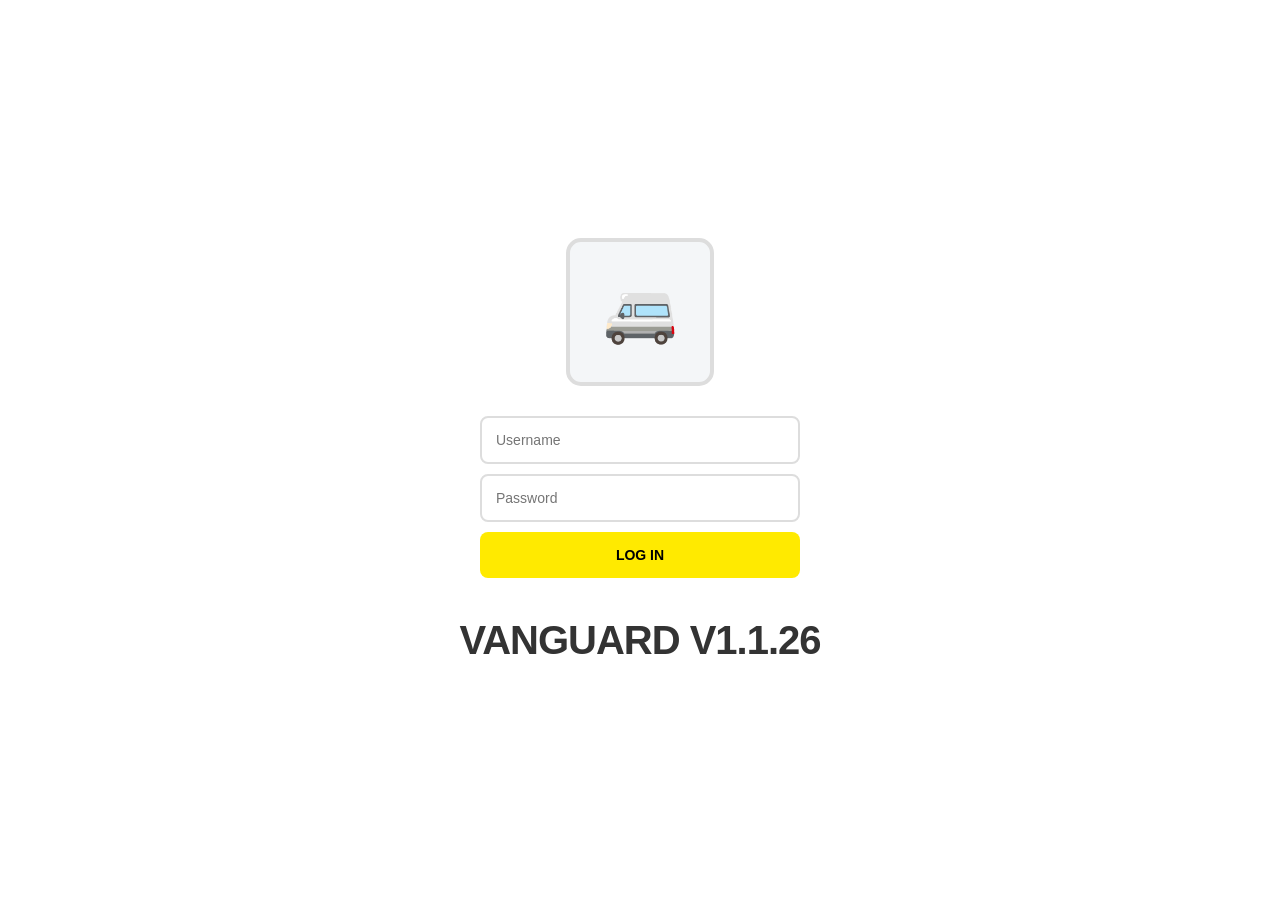
<file: index.html>
<!DOCTYPE html>
<html lang="en">
<head>
    <meta charset="UTF-8">
    <meta name="viewport" content="width=device-width, initial-scale=1.0">
    <title>VanGuard | Login</title>
    <link rel="stylesheet" href="styles.css?v=1.1.26" />
</head>
<body class="login-wrapper">
    <div class="login-frame">🚐</div>
    <form class="login-form" onsubmit="handleLogin(event)">
        <input type="text" id="username" class="std-input" placeholder="Username" required autocomplete="off">
        <input type="password" id="password" class="std-input" placeholder="Password" required>
        <button type="submit" class="std-btn yellow">Log In</button>
        <div id="login-error" style="color:#e74c3c; text-align:center; margin-top:5px; font-size:13px; font-weight:bold; display:none;">Invalid credentials</div>
    </form>
    <div class="login-brand">
        <h1>VanGuard <span class="version">v1.1.26</span></h1>
    </div>
    <script src="app.js?v=1.1.26"></script>
    <script>
        function handleLogin(e) { 
            e.preventDefault(); 
            const u = document.getElementById('username').value.toLowerCase().trim(); 
            const p = document.getElementById('password').value.trim(); 
            const err = document.getElementById('login-error'); err.style.display = 'none'; 
            
            if (u === 'god' && p === 'god') { window.location.href = 'god.html'; return; } 
            
            const users = CoreDB.getUsers(); 
            const userMatch = users.find(user => user.username.toLowerCase() === u && user.password === p); 
            
            if (userMatch) { 
                if (userMatch.status === 'INACTIVE') { err.innerText = "Account is inactive."; err.style.display = 'block'; return; } 
                
                const tenant = CoreDB.getTenants().find(t => t.id === userMatch.tenantId);
                if(!tenant) { err.innerText = "Invalid Tenant Mapping."; err.style.display = 'block'; return; }

                CoreDB.setActiveTenantId(userMatch.tenantId); 
                localStorage.setItem('vg_active_user', userMatch.username); 
                
                if (tenant.type === 'Law Enforcement') { window.location.href = 'law-enforcement.html'; return; }
                
                if (userMatch.role === 'admin') window.location.href = 'admin.html'; 
                else if (userMatch.role === 'dispatch') window.location.href = 'dispatch.html'; 
                else if (userMatch.role === 'agent') window.location.href = 'agent.html'; 
                else if (userMatch.role === 'reporter') window.location.href = 'reporter.html'; 
            } else { 
                err.innerText = "Invalid credentials"; err.style.display = 'block'; 
            } 
        }
    </script>
</body>
</html>
</file>
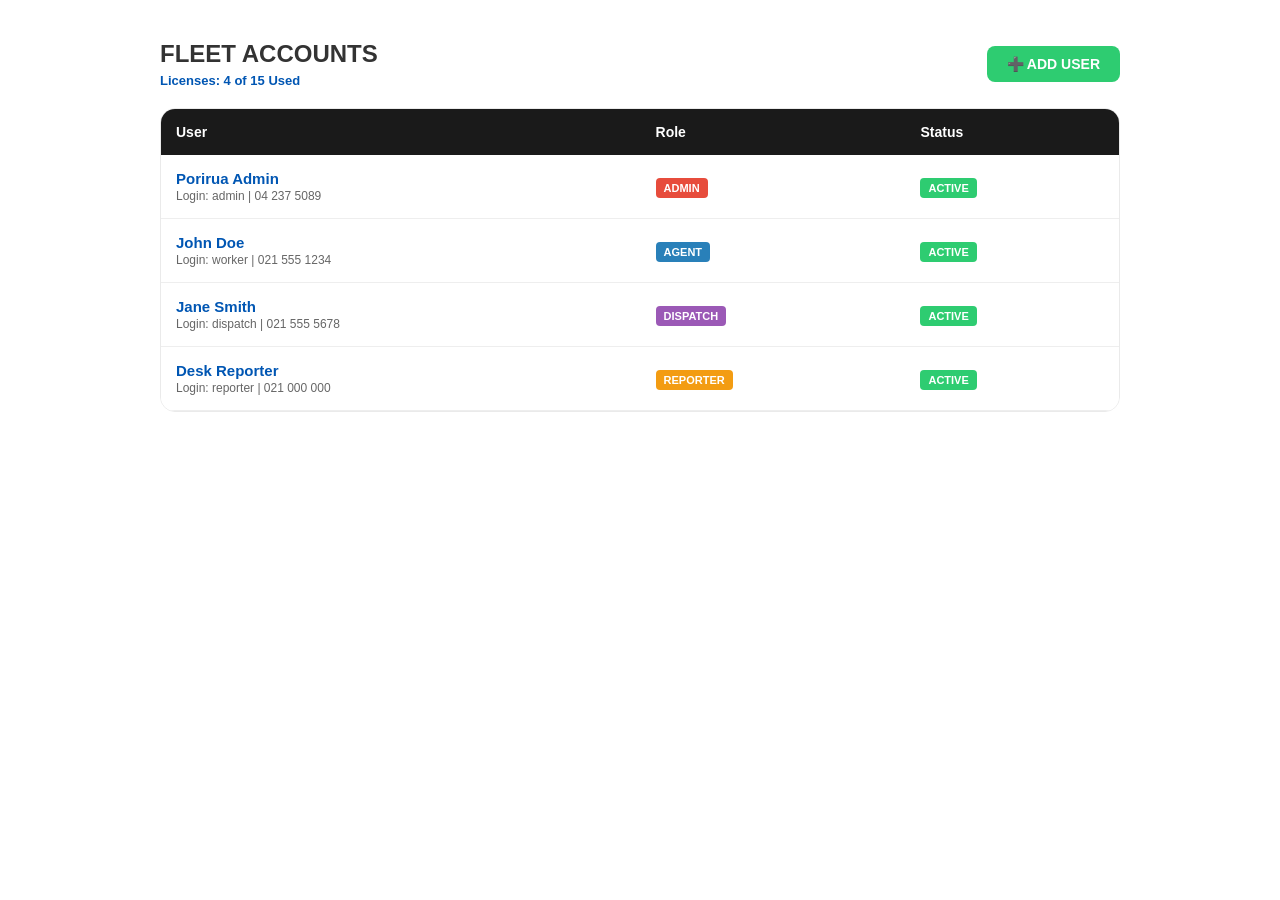
<file: accounts.html>
<!DOCTYPE html>
<html lang="en">
<head>
    <meta charset="UTF-8">
    <meta name="viewport" content="width=device-width, initial-scale=1.0, maximum-scale=1.0, user-scalable=no">
    <title>VanGuard | Accounts</title>
    <link rel="stylesheet" href="styles.css?v=1.1.7" />
    <style>body { background: transparent; overflow-y: auto; } .admin-content { padding: 0; margin-top: 0; min-height: auto; width: 100%; align-items: flex-start; }</style>
</head>
<body data-role="accounts">
    <div class="module-content">
        <div style="display: flex; justify-content: space-between; align-items: center; margin-bottom: 20px;">
            <div>
                <h2 style="margin:0; font-weight: 900; text-transform: uppercase; color: var(--text-dark);">Fleet Accounts</h2>
                <div id="license-counter" style="font-size: 13px; font-weight: bold; color: var(--b); margin-top: 5px;">Licenses: -- / --</div>
            </div>
            <button class="std-btn green" style="width: auto; padding: 10px 20px;" onclick="AccountsCtrl.openCreateForm()">➕ Add User</button>
        </div>
        
        <div id="accounts-create-form" class="tenant-panel" style="display: none; background: #e3f2fd; border-color: var(--b); margin-bottom: 20px; padding: 20px;">
            <h3 style="margin-top:0; color: var(--b); font-size: 14px; text-transform: uppercase;">Create New Account</h3>
            <div class="form-grid" style="grid-template-columns: 1fr 1fr 1fr;">
                <div><label class="section-label" style="margin-top:0;">Username</label><input type="text" id="new-acc-username" class="std-input" placeholder="Login ID"></div>
                <div><label class="section-label" style="margin-top:0;">Password</label><input type="password" id="new-acc-password" class="std-input" placeholder="Password"></div>
                <div><label class="section-label" style="margin-top:0;">Role</label>
                    <select id="new-acc-role" class="std-input">
                        <option value="agent">Field Agent / Worker</option>
                        <option value="dispatch">Dispatcher</option>
                        <option value="reporter">Reporter</option>
                        <option value="admin">Tenant Admin</option>
                    </select>
                </div>
                <div><label class="section-label" style="margin-top:0;">Full Name</label><input type="text" id="new-acc-name" class="std-input" placeholder="e.g. John Doe"></div>
                <div><label class="section-label" style="margin-top:0;">Contact</label><input type="text" id="new-acc-contact" class="std-input" placeholder="Phone / Email"></div>
                <div><label class="section-label" style="margin-top:0;">Status</label>
                    <select id="new-acc-status" class="std-input"><option value="ACTIVE">Active</option><option value="INACTIVE">Inactive</option></select>
                </div>
                <div style="grid-column: span 3; margin-top: 10px; display:flex; align-items:center;">
                    <label class="toggle-switch small"><input type="checkbox" id="new-acc-punch" checked><span class="slider"></span></label> 
                    <span style="font-size:13px; font-weight:bold; margin-left:10px;">Require Manual Shift Punch-In</span>
                </div>
            </div>
            <label class="section-label">Map Layer Access</label>
            <div id="new-acc-layers" style="display: flex; flex-wrap: wrap; gap: 15px; margin-bottom: 15px; padding: 10px; background: rgba(255,255,255,0.5); border-radius: 8px;"></div>
            <div style="display: flex; gap: 10px; margin-top: 10px;">
                <button class="std-btn blue" style="width: auto; padding: 10px 30px;" onclick="AccountsCtrl.createUser()">Save User</button>
                <button class="std-btn red" style="width: auto; padding: 10px 30px;" onclick="AccountsCtrl.closeCreateForm()">Cancel</button>
            </div>
        </div>

        <div id="accounts-edit-form" class="tenant-panel" style="display: none; background: #fff3cd; border-color: #f1c40f; margin-bottom: 20px; padding: 20px;">
            <h3 style="margin-top:0; color: #d35400; font-size: 14px; text-transform: uppercase;">Edit Account</h3>
            <input type="hidden" id="edit-acc-id">
            <div class="form-grid" style="grid-template-columns: 1fr 1fr 1fr;">
                <div><label class="section-label" style="margin-top:0;">Username</label><input type="text" id="edit-acc-username" class="std-input"></div>
                <div><label class="section-label" style="margin-top:0;">Password</label><input type="text" id="edit-acc-password" class="std-input"></div>
                <div><label class="section-label" style="margin-top:0;">Role</label>
                    <select id="edit-acc-role" class="std-input">
                        <option value="agent">Field Agent / Worker</option>
                        <option value="dispatch">Dispatcher</option>
                        <option value="reporter">Reporter</option>
                        <option value="admin">Tenant Admin</option>
                    </select>
                </div>
                <div><label class="section-label" style="margin-top:0;">Full Name</label><input type="text" id="edit-acc-name" class="std-input"></div>
                <div><label class="section-label" style="margin-top:0;">Contact</label><input type="text" id="edit-acc-contact" class="std-input"></div>
                <div><label class="section-label" style="margin-top:0;">Status</label>
                    <select id="edit-acc-status" class="std-input"><option value="ACTIVE">Active</option><option value="INACTIVE">Inactive</option></select>
                </div>
                <div style="grid-column: span 3; margin-top: 10px; display:flex; align-items:center;">
                    <label class="toggle-switch small"><input type="checkbox" id="edit-acc-punch"><span class="slider"></span></label> 
                    <span style="font-size:13px; font-weight:bold; margin-left:10px;">Require Manual Shift Punch-In</span>
                </div>
            </div>
            <label class="section-label">Map Layer Access</label>
            <div id="edit-acc-layers" style="display: flex; flex-wrap: wrap; gap: 15px; margin-bottom: 15px; padding: 10px; background: rgba(255,255,255,0.5); border-radius: 8px;"></div>
            <div style="display: flex; justify-content: space-between; margin-top: 10px;">
                <button class="std-btn red" style="width: auto; padding: 10px 30px;" onclick="AccountsCtrl.deleteUserFromEdit()">Delete User</button>
                <div style="display: flex; gap: 10px;">
                    <button class="std-btn gray" style="width: auto; padding: 10px 30px;" onclick="AccountsCtrl.closeEditForm()">Cancel</button>
                    <button class="std-btn blue" style="width: auto; padding: 10px 30px;" onclick="AccountsCtrl.saveUser()">Update User</button>
                </div>
            </div>
        </div>

        <div class="tenant-panel" style="padding: 0; overflow: hidden;">
            <table style="width: 100%; border-collapse: collapse; text-align: left; font-size: 14px;">
                <tr style="background: var(--nav-dark); color: white;">
                    <th style="padding: 15px;">User</th><th style="padding: 15px;">Role</th><th style="padding: 15px;">Status</th>
                </tr>
                <tbody id="accounts-list-render"></tbody>
            </table>
        </div>
    </div>
    <script src="app.js?v=1.1.7"></script>
</body>
</html>
</file>
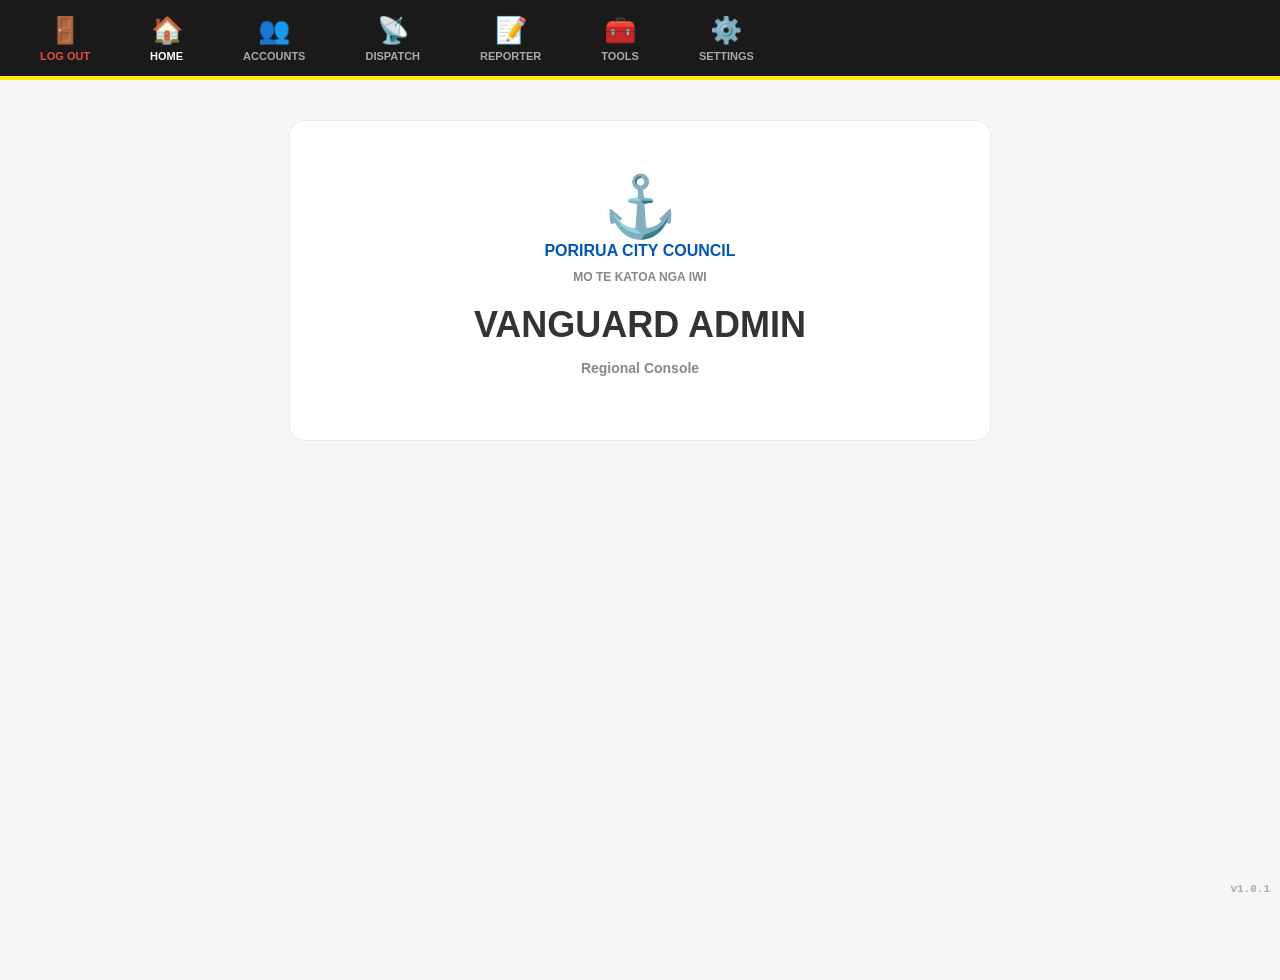
<file: admin.html>
<!DOCTYPE html>
<html lang="en">
<head>
    <meta charset="UTF-8">
    <meta name="viewport" content="width=device-width, initial-scale=1.0">
    <title>VanGuard | Admin</title>
    <link rel="stylesheet" href="styles.css?v=1.0.1" />
</head>
<body data-role="admin" class="admin-bg">
    <nav class="admin-topbar">
        <div class="admin-nav-group">
            <div class="admin-nav-item logout-item" onclick="location.href='index.html'">
                <span class="icon">🚪</span><span class="label">Log Out</span>
            </div>
            <div class="admin-nav-item active-nav" onclick="AdminCtrl.switchTab('welcome')">
                <span class="icon">🏠</span><span class="label">Home</span>
            </div>
            <div class="admin-nav-item" onclick="AdminCtrl.loadModule('accounts.html', this)">
                <span class="icon">👥</span><span class="label">Accounts</span>
            </div>
            <div class="admin-nav-item" onclick="AdminCtrl.loadModule('dispatch.html?iframe=true', this)">
                <span class="icon">📡</span><span class="label">Dispatch</span>
            </div>
            <div class="admin-nav-item" onclick="AdminCtrl.loadModule('reporter.html', this)">
                <span class="icon">📝</span><span class="label">Reporter</span>
            </div>
            <div class="admin-nav-item" onclick="AdminCtrl.loadModule('tools.html', this)">
                <span class="icon">🧰</span><span class="label">Tools</span>
            </div>
            <div class="admin-nav-item" onclick="AdminCtrl.switchTab('settings')">
                <span class="icon">⚙️</span><span class="label">Settings</span>
            </div>
        </div>
    </nav>
    <main class="admin-content" style="padding: 0;">
        <div id="tab-welcome" class="admin-tab-content admin-welcome-box">
            <div style="text-align: center; margin-bottom: 20px;">
                <div id="admin-tenant-logo" style="font-size: 60px;">⚓</div>
                <h2 id="admin-tenant-name" style="font-size: 16px; font-weight: bold; color: var(--b); margin: 0 0 10px 0; text-transform: uppercase;">Council</h2>
                <h3 id="admin-tenant-motto" style="font-size: 12px; font-weight: bold; color: #888; margin: 0 0 20px 0; text-transform: uppercase;">Motto...</h3>
            </div>
            <h1 style="font-size: 36px; font-weight: 900; margin: 0; text-transform: uppercase;">VanGuard Admin</h1>
            <p style="font-size: 14px; font-weight: bold; color: #888;">Regional Console</p>
        </div>
        
        <div id="tab-settings" class="admin-tab-content" style="display:none; max-width: 900px; margin: 40px auto; padding: 0 20px;">
            <div id="settings-overview" style="width: 100%;">
                <h2 style="margin-top:0; font-weight: 900; text-transform: uppercase;">System Configuration</h2>
                <div style="display: grid; grid-template-columns: 1fr 1fr; gap: 20px;">
                    <div class="tenant-panel">
                        <h3 style="margin-top:0; color: var(--b);">Data Fields</h3>
                        <button class="std-btn blue" onclick="AdminCtrl.openSubPanel('fields')">Manage Fields</button>
                    </div>
                    <div class="tenant-panel">
                        <h3 style="margin-top:0; color: var(--b);">Feature Flags</h3>
                        <button class="std-btn blue" onclick="AdminCtrl.openSubPanel('flags')">Manage Features</button>
                    </div>
                </div>
            </div>
            <div id="panel-fields" style="display:none; width: 100%;">
                <button class="std-btn gray" style="max-width: 150px; margin-bottom: 20px;" onclick="AdminCtrl.closeSubPanel('fields')">⬅ Back</button>
                <div class="tenant-panel" style="padding-top: 20px;">
                    <div id="admin-schema-render"></div>
                </div>
            </div>
            <div id="panel-flags" style="display:none; width: 100%;">
                <button class="std-btn gray" style="max-width: 150px; margin-bottom: 20px;" onclick="AdminCtrl.closeSubPanel('flags')">⬅ Back</button>
                <div class="tenant-panel" style="padding-top: 20px;">
                    <div id="admin-flags-render"></div>
                </div>
            </div>
        </div>

        <div id="tab-iframe" class="admin-tab-content" style="display:none; padding:0!important; margin:0!important; height:calc(100vh - 80px); width:100vw; overflow:hidden;">
            <iframe id="admin-module-frame" src="" style="width:100%; height:100%; border:none; display:block;"></iframe>
        </div>
    </main>
    <div class="version-stamp">v1.0.1</div>
    <script src="app.js?v=1.0.1"></script>
</body>
</html>
</file>
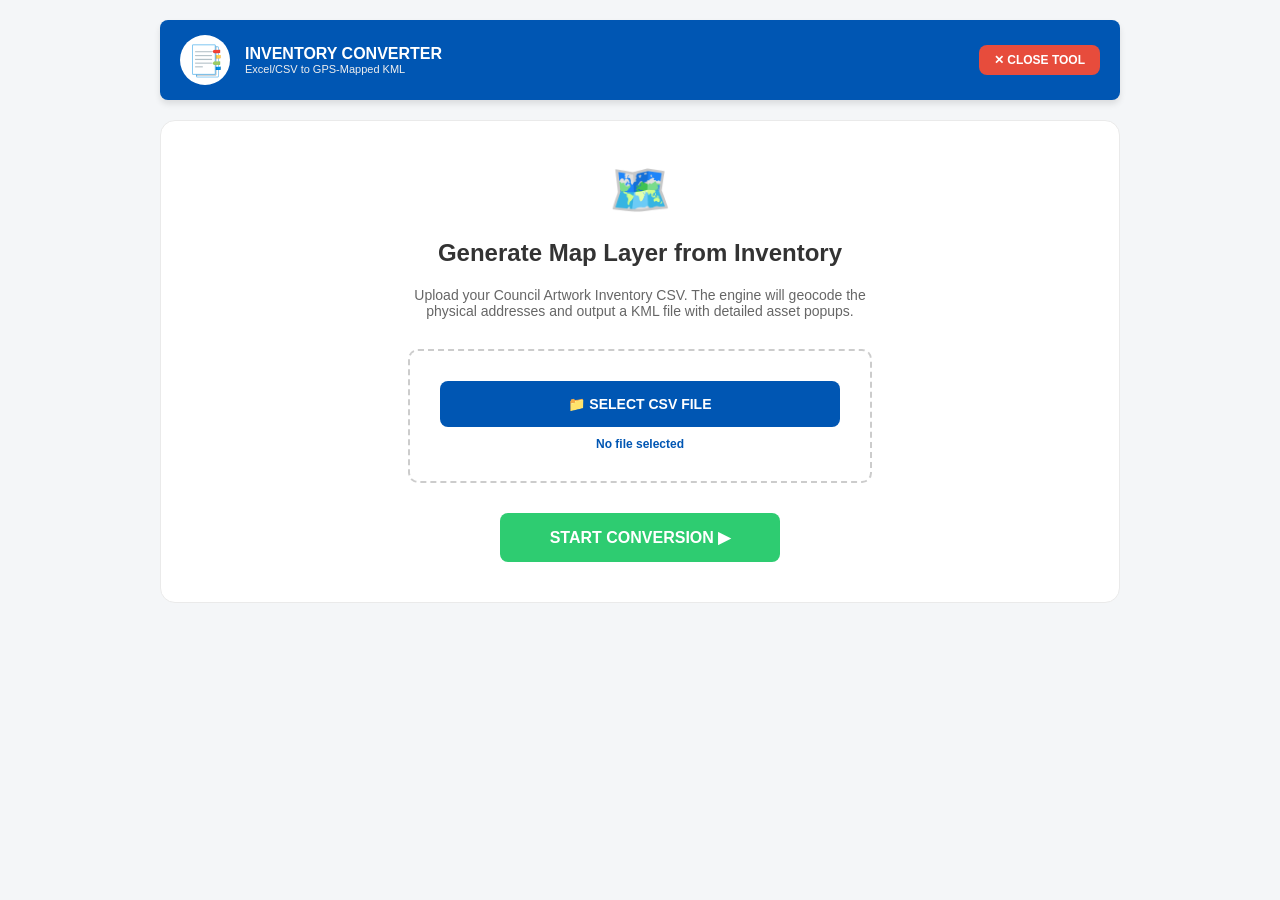
<file: excel-converter.html>
<!DOCTYPE html>
<html lang="en">
<head>
    <meta charset="UTF-8">
    <meta name="viewport" content="width=device-width, initial-scale=1.0, maximum-scale=1.0, user-scalable=no">
    <title>VanGuard | Excel to KML Converter</title>
    <link rel="stylesheet" href="styles.css?v=1.1.18" />
    <style>body { background: #f4f6f8; overflow-y: auto; } .admin-content { padding: 0; margin-top: 0; min-height: auto; width: 100%; align-items: flex-start; }</style>
</head>
<body data-role="excel-converter">
    <div class="module-content" style="padding-top: 20px;">
        <div style="display: flex; justify-content: space-between; align-items: center; background: var(--b); color: white; padding: 15px 20px; border-radius: 8px; margin-bottom: 20px; box-shadow: 0 4px 6px rgba(0,0,0,0.1);">
            <div style="display: flex; align-items: center; gap: 15px;">
                <div style="font-size: 30px; background: white; border-radius: 50%; width: 50px; height: 50px; display: flex; align-items: center; justify-content: center;">📑</div>
                <div><h3 style="margin: 0; font-size: 16px; font-weight:900; text-transform:uppercase;">Inventory Converter</h3><div style="font-size: 11px; color: #eee;">Excel/CSV to GPS-Mapped KML</div></div>
            </div>
            <button class="std-btn red" style="width: auto; padding: 8px 15px; font-size: 12px; margin:0;" onclick="window.close()">✕ Close Tool</button>
        </div>

        <div class="tenant-panel" style="text-align:center; padding:40px;">
            <div style="font-size:50px; margin-bottom:20px;">🗺️</div>
            <h2 style="margin-top:0; color:var(--text-dark);">Generate Map Layer from Inventory</h2>
            <p style="color:#666; font-size:14px; max-width:500px; margin:0 auto 30px;">Upload your Council Artwork Inventory CSV. The engine will geocode the physical addresses and output a KML file with detailed asset popups.</p>
            
            <div style="background:#fff; border:2px dashed #ccc; padding:30px; border-radius:10px; max-width:400px; margin:0 auto;">
                <input type="file" id="excel-file-input" accept=".csv" style="display:none;">
                <button class="std-btn blue" onclick="document.getElementById('excel-file-input').click()">📁 Select CSV File</button>
                <div id="excel-file-name" style="margin-top:10px; font-size:12px; font-weight:bold; color:var(--b);">No file selected</div>
            </div>

            <div style="margin-top:30px; display:none;">
                <div id="excel-status" style="font-size:12px; font-weight:bold; margin-bottom:10px; color:#e67e22;">Geocoding Data...</div>
                <div style="width:100%; max-width:400px; height:10px; background:#ddd; border-radius:5px; margin:0 auto; overflow:hidden;">
                    <div id="excel-prog-bar" style="height:100%; background:var(--b); width:0; transition:width 0.3s;"></div>
                </div>
                <p style="font-size:10px; color:#888; margin-top:10px;">Please do not close this window. Rate-limited at 1 request/sec.</p>
            </div>

            <button class="std-btn green" style="margin-top:30px; width:auto; padding:15px 50px; font-size:16px;" onclick="ExcelConverterCtrl.processCSV()">Start Conversion ▶</button>
        </div>
    </div>
    <script src="app.js?v=1.1.18"></script>
</body>
</html>
</file>
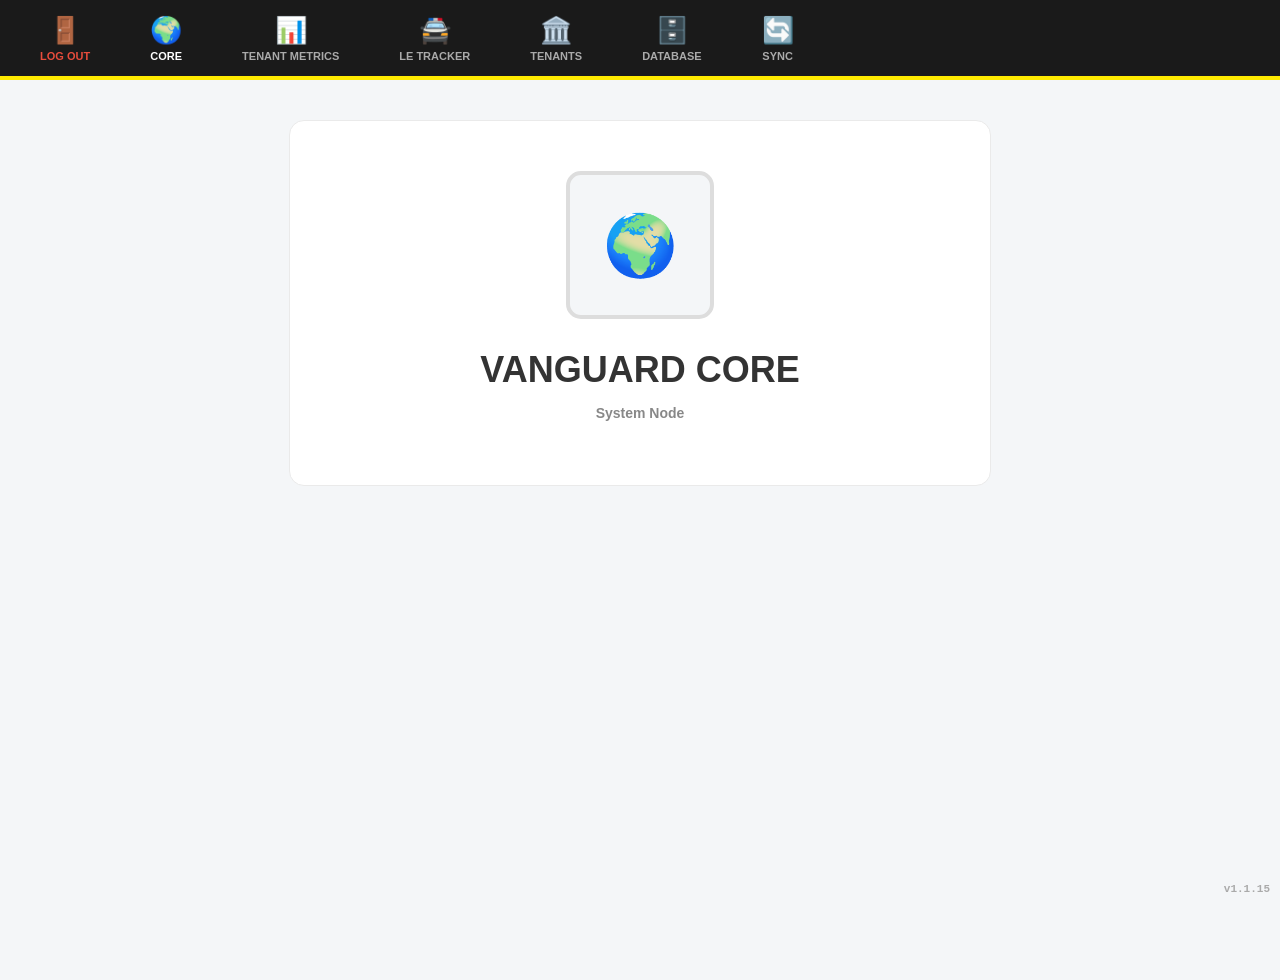
<file: god.html>
<!DOCTYPE html>
<html lang="en">
<head>
    <meta charset="UTF-8">
    <meta name="viewport" content="width=device-width, initial-scale=1.0">
    <title>VanGuard | Core</title>
    <link rel="stylesheet" href="styles.css?v=1.1.15" />
</head>
<body data-role="god" class="admin-bg">
    <nav class="admin-topbar">
        <div class="admin-nav-group">
            <div class="admin-nav-item logout-item" onclick="location.href='index.html'">
                <span class="icon">🚪</span><span class="label">Log Out</span>
            </div>
            <div class="admin-nav-item active-nav" onclick="GodCtrl.switchTab('welcome', event)">
                <span class="icon">🌍</span><span class="label">Core</span>
            </div>
            <div class="admin-nav-item" onclick="GodCtrl.switchTab('tenant-metrics', event)">
                <span class="icon">📊</span><span class="label">Tenant Metrics</span>
            </div>
            <div class="admin-nav-item" onclick="GodCtrl.switchTab('le-tracker', event)">
                <span class="icon">🚔</span><span class="label">LE Tracker</span>
            </div>
            <div class="admin-nav-item" onclick="GodCtrl.switchTab('tenants', event)">
                <span class="icon">🏛️</span><span class="label">Tenants</span>
            </div>
            <div class="admin-nav-item" onclick="GodCtrl.switchTab('database', event)">
                <span class="icon">🗄️</span><span class="label">Database</span>
            </div>
            <div class="admin-nav-item" onclick="GodCtrl.switchTab('sync', event)">
                <span class="icon">🔄</span><span class="label">Sync</span>
            </div>
        </div>
    </nav>
    <main class="admin-content" style="padding:0;">
        <div id="tab-welcome" class="admin-tab-content admin-welcome-box">
            <div class="login-frame" style="margin: 0 auto 30px;">🌍</div>
            <h1 style="font-size: 36px; font-weight: 900; margin: 0; text-transform: uppercase;">VanGuard Core</h1>
            <p style="font-size: 14px; font-weight: bold; color: #888;">System Node</p>
        </div>

        <!-- NEW LE TRACKER EMBED -->
        <div id="tab-le-tracker" class="admin-tab-content" style="display:none; max-width: 1200px; margin: 40px auto; padding: 0 20px;">
            <div class="tenant-panel" style="margin-bottom:20px; border-top: 4px solid var(--nav-dark);">
                <h2 style="margin-top:0; color:var(--b); text-transform:uppercase;">Law Enforcement Tracker</h2>
                <p style="font-size:13px; color:#666;">Aggregate specific metrics across all council borders.</p>
                <div style="display:grid; grid-template-columns:1fr 1fr 1fr; gap:15px; align-items:end; margin-top:20px;">
                    <div>
                        <label class="section-label" style="margin-top:0;">From Date</label>
                        <input type="date" id="le-rep-from" class="std-input" style="margin-bottom:0;">
                    </div>
                    <div>
                        <label class="section-label" style="margin-top:0;">To Date</label>
                        <input type="date" id="le-rep-to" class="std-input" style="margin-bottom:0;">
                    </div>
                    <div>
                        <label class="section-label" style="margin-top:0;">Target Tenant</label>
                        <select id="le-rep-tenant" class="std-input" style="margin-bottom:0;"></select>
                    </div>
                </div>
                <div style="margin-top:20px; display:flex; gap:10px; border-top:1px dashed #ccc; padding-top:20px;">
                    <button class="std-btn green" style="width:auto; padding:10px 30px;" onclick="LawEnforcementCtrl.generateMacroReport()">Generate Aggregation</button>
                    <button class="std-btn blue" style="width:auto; padding:10px 30px;" onclick="LawEnforcementCtrl.exportMacroCSV()">Download CSV</button>
                </div>
            </div>
            
            <div class="tenant-panel" style="padding:0; overflow-x:auto;">
                <table style="width:100%; border-collapse:collapse; text-align:left; font-size:13px;" id="le-rep-table">
                    <thead style="background:var(--nav-dark); color:white;">
                        <tr><th style="padding:10px;">Tenant</th><th style="padding:10px;">Completed Jobs</th><th style="padding:10px;">Total Area (m²)</th><th style="padding:10px;">Chemicals (L)</th><th style="padding:10px;">Paint (L)</th></tr>
                    </thead>
                    <tbody id="le-rep-results">
                        <tr><td colspan="5" style="padding:20px; text-align:center; color:#888;">Select parameters and generate to view macro metrics.</td></tr>
                    </tbody>
                </table>
            </div>
        </div>

        <div id="tab-tenant-metrics" class="admin-tab-content" style="display:none; max-width: 1200px; margin: 40px auto; padding: 0 20px;">
            <h2 style="margin-top:0; color:var(--b); text-transform:uppercase;">Tenant Performance Metrics</h2>
            
            <div class="tenant-panel" style="margin-bottom:20px; background:#f4f6f8; display:flex; gap:15px; align-items:flex-end;">
                <div>
                    <label class="section-label" style="margin-top:0;">From Date</label>
                    <input type="date" id="god-met-from" class="std-input" style="margin-bottom:0;">
                </div>
                <div>
                    <label class="section-label" style="margin-top:0;">To Date</label>
                    <input type="date" id="god-met-to" class="std-input" style="margin-bottom:0;">
                </div>
                <div style="display:flex; gap:10px;">
                    <button class="std-btn green" style="width:auto; padding:10px 20px; margin:0;" onclick="GodCtrl.renderTenantMetrics(true)">Generate Report</button>
                    <button class="std-btn blue" style="width:auto; padding:10px 20px; margin:0;" onclick="GodCtrl.exportMetricsCSV()">Export CSV</button>
                    <button class="std-btn gray" style="width:auto; padding:10px 20px; margin:0;" onclick="GodCtrl.renderTenantMetrics(false)">Reset All-Time</button>
                </div>
            </div>

            <div class="tenant-panel" style="padding:0; overflow-x:auto;">
                <table style="width:100%; border-collapse:collapse; text-align:left; font-size:13px;">
                    <thead style="background:var(--nav-dark); color:white;">
                        <tr>
                            <th style="padding:15px;">Council / Tenant</th>
                            <th style="padding:15px;">Type</th>
                            <th style="padding:15px;">Status</th>
                            <th style="padding:15px;">Licenses (Active/Cap)</th>
                            <th style="padding:15px;">Role Breakdown</th>
                            <th style="padding:15px; text-align:center;">Total Jobs</th>
                            <th style="padding:15px; text-align:center;">Pending</th>
                            <th style="padding:15px; text-align:center;">Completed</th>
                            <th style="padding:15px;">Last Activity</th>
                        </tr>
                    </thead>
                    <tbody id="god-tenant-metrics-results">
                        <tr><td colspan="9" style="padding:20px; text-align:center; color:#888;">Loading metrics...</td></tr>
                    </tbody>
                </table>
            </div>
        </div>

        <div id="tab-tenants" class="admin-tab-content" style="display:none; max-width: 900px; margin: 40px auto; padding: 0 20px;">
            <div class="tenant-panel">
                <div style="display:flex; justify-content:space-between; border-bottom: 2px dashed #eee; padding-bottom: 15px; margin-bottom: 15px;">
                    <h3 style="margin:0; color: var(--b);">Active Councils</h3>
                    <button class="std-btn blue" style="width:auto; padding:10px 20px;" onclick="GodCtrl.addTenant()">➕ New Tenant</button>
                </div>
                <div id="god-tenant-list"></div>
            </div>
        </div>
        
        <div id="tab-database" class="admin-tab-content" style="display:none; max-width: 800px; margin: 40px auto; padding: 0 20px;">
            <div class="tenant-panel" style="margin-bottom:20px; background:#fafafa;">
                <div style="display:flex; justify-content:space-between; margin-bottom: 15px;">
                    <div><h3 style="margin:0; font-weight:900; text-transform:uppercase;">Export Pipeline</h3></div>
                    <button class="std-btn red" style="width:auto; padding:10px 20px;" onclick="GodCtrl.nukeDatabase()">Factory Reset</button>
                </div>
                <div style="display:flex; gap:10px;">
                    <button class="std-btn blue" onclick="GodCtrl.exportDBText()">Download Live Schema (.txt)</button>
                    <button class="std-btn gray" onclick="GodCtrl.exportBlankTemplate()">Download Blank Template</button>
                </div>
            </div>
            <div class="tenant-panel">
                <div id="god-schema-render"></div>
                <div style="margin-top: 30px; padding-top: 20px; border-top: 2px dashed #eee;">
                    <h3 style="margin:top:0; color: var(--b);">➕ New Global Field</h3>
                    <div style="display:flex; gap:10px;">
                        <input type="text" id="new-global-field-name" class="std-input" placeholder="Title" style="margin:0;">
                        <select id="new-global-field-type" class="std-input" style="margin:0; width:150px;">
                            <option value="text">Text</option>
                            <option value="select">Drop-down</option>
                        </select>
                        <select id="new-global-field-category" class="std-input" style="margin:0; width:200px;">
                            <option value="General Info">General Info</option>
                            <option value="Site Conditions">Site Conditions</option>
                            <option value="Work Details">Work Details</option>
                            <option value="Metrics">Metrics</option>
                            <option value="Custom">Custom / Other</option>
                        </select>
                        <button class="std-btn blue" style="width:auto;" onclick="GodCtrl.addField()">Create</button>
                    </div>
                </div>
            </div>
        </div>
        
        <div id="tab-sync" class="admin-tab-content" style="display:none; max-width: 800px; margin: 40px auto; padding: 0 20px;">
            <div class="tenant-panel" style="background:#e8f4f8; border:2px solid var(--b);">
                <h2 style="margin-top:0; color:var(--b); text-transform:uppercase;">Manual State Sync</h2>
                <p style="font-size:14px; color:#555; line-height:1.5;">Because VanGuard is currently running out of Local Memory (Offline Mode), data is not automatically shared between devices. Use this tool to manually copy your database (Users, Maps, Jobs, Shifts) to another device.</p>
                <div style="display:grid; grid-template-columns:1fr 1fr; gap:15px; margin-top:20px;">
                    <button class="std-btn blue" onclick="GodCtrl.exportState()">1. Export Current State</button>
                    <button class="std-btn green" onclick="GodCtrl.importState()">3. Import New State</button>
                </div>
                <label class="section-label">State Memory String</label>
                <textarea id="state-sync-io" class="std-input textarea" style="height:150px; font-family:monospace; font-size:11px;" placeholder="2. Paste state string from another device here..."></textarea>
            </div>
        </div>
    </main>
    <div class="version-stamp">v1.1.15</div>
    <script src="app.js?v=1.1.15"></script>
    <script>
        // Auto-init LE tracker when switching to it
        const originalSwitchTab = GodCtrl.switchTab;
        GodCtrl.switchTab = function(id, e) {
            originalSwitchTab.call(GodCtrl, id, e);
            if(id === 'le-tracker') LawEnforcementCtrl.init();
        }
    </script>
</body>
</html>
</file>
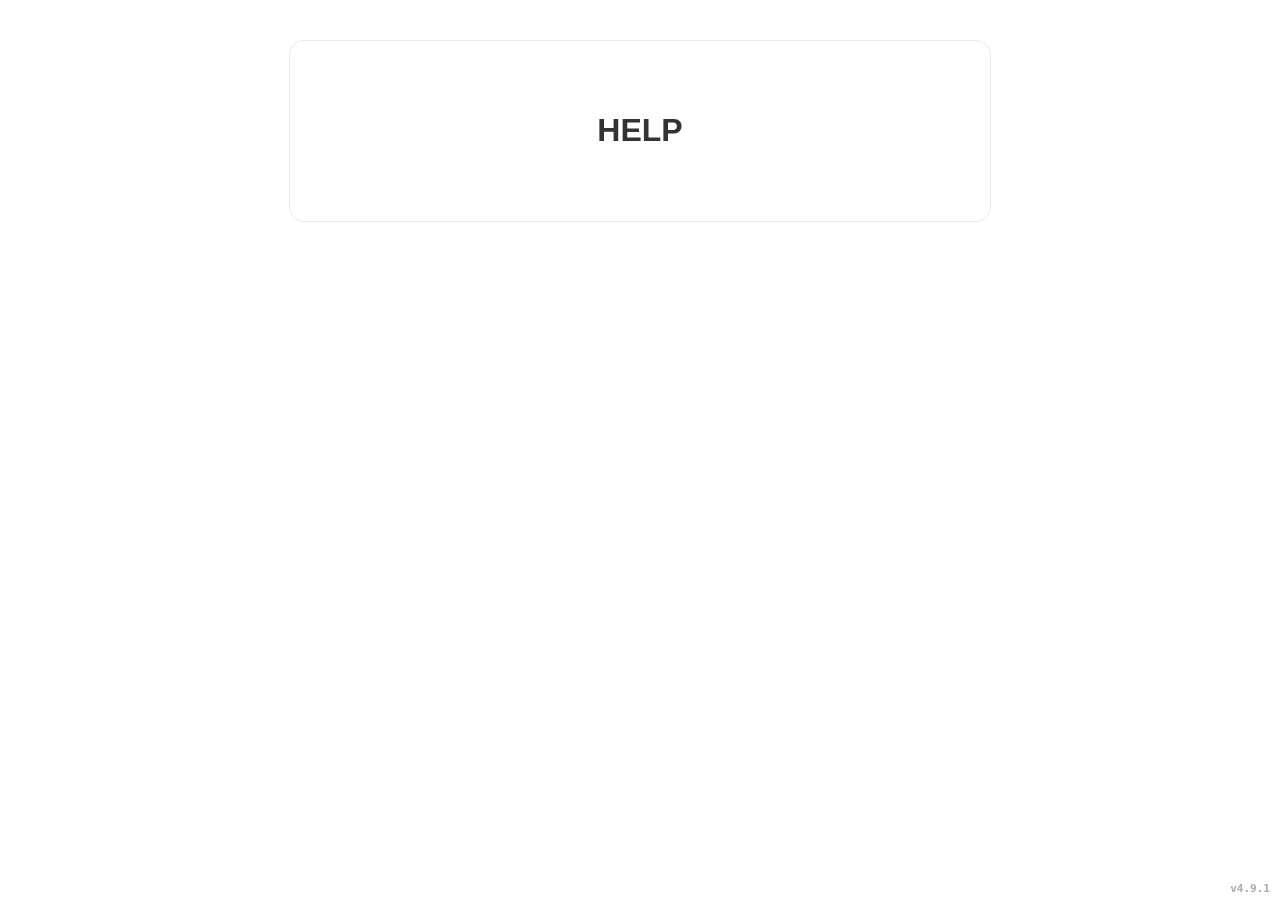
<file: help.html>
<!DOCTYPE html><html lang="en"><head><link rel="stylesheet" href="styles.css?v=4.9.1" /><style>body{background:transparent;}</style></head><body><div class="module-content"><div class="admin-welcome-box" style="margin:0 auto !important;"><h1>HELP</h1></div></div><div class="version-stamp">v4.9.1</div></body></html>
</file>
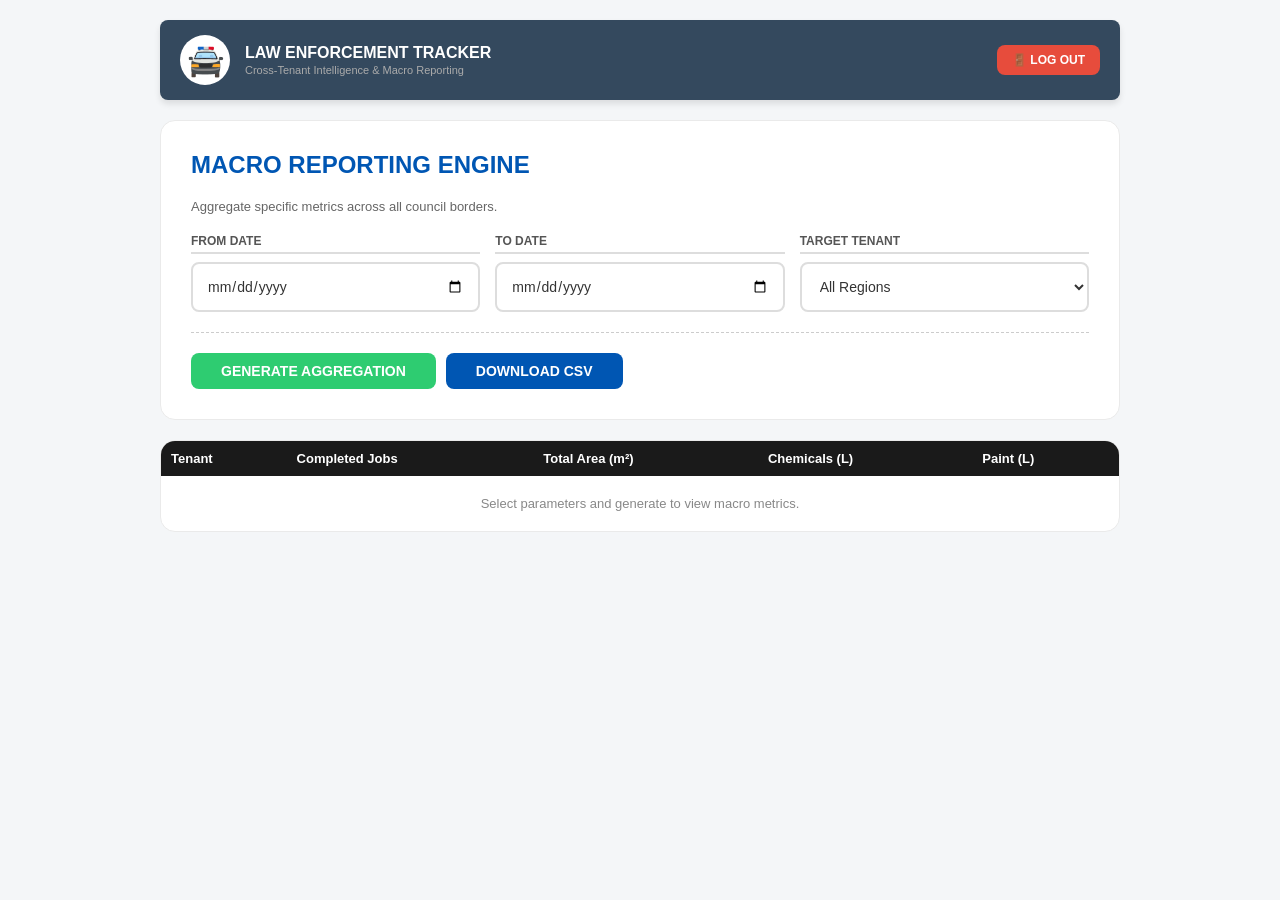
<file: law-enforcement.html>
<!DOCTYPE html>
<html lang="en">
<head>
    <meta charset="UTF-8">
    <meta name="viewport" content="width=device-width, initial-scale=1.0, maximum-scale=1.0, user-scalable=no">
    <title>VanGuard | Law Enforcement Tracker</title>
    <link rel="stylesheet" href="styles.css?v=1.1.15" />
    <style>
        body { background: #f4f6f8; overflow-y: auto; overflow-x: hidden; } 
        .admin-content { padding: 0; margin-top: 0; min-height: auto; width: 100%; align-items: flex-start; }
    </style>
</head>
<body data-role="law-enforcement">
    <div class="module-content" style="padding-top: 20px;">
        <div style="display: flex; justify-content: space-between; align-items: center; background: #34495e; color: white; padding: 15px 20px; border-radius: 8px; margin-bottom: 20px; box-shadow: 0 4px 6px rgba(0,0,0,0.1);">
            <div style="display: flex; align-items: center; gap: 15px;">
                <div style="font-size: 30px; background: white; border-radius: 50%; width: 50px; height: 50px; display: flex; align-items: center; justify-content: center; overflow:hidden;">🚔</div>
                <div>
                    <h3 style="margin: 0; font-size: 16px; font-weight:900; text-transform:uppercase;">Law Enforcement Tracker</h3>
                    <div style="font-size: 11px; color: #aaa; margin-top:2px;">Cross-Tenant Intelligence & Macro Reporting</div>
                </div>
            </div>
            <div>
                <button class="std-btn red" style="width: auto; padding: 8px 15px; font-size: 12px; margin:0;" onclick="location.href='index.html'">🚪 Log Out</button>
            </div>
        </div>

        <div class="tenant-panel" style="margin-bottom:20px;">
            <h2 style="margin-top:0; color:var(--b); text-transform:uppercase;">Macro Reporting Engine</h2>
            <p style="font-size:13px; color:#666;">Aggregate specific metrics across all council borders.</p>
            <div style="display:grid; grid-template-columns:1fr 1fr 1fr; gap:15px; align-items:end; margin-top:20px;">
                <div>
                    <label class="section-label" style="margin-top:0;">From Date</label>
                    <input type="date" id="le-rep-from" class="std-input" style="margin-bottom:0;">
                </div>
                <div>
                    <label class="section-label" style="margin-top:0;">To Date</label>
                    <input type="date" id="le-rep-to" class="std-input" style="margin-bottom:0;">
                </div>
                <div>
                    <label class="section-label" style="margin-top:0;">Target Tenant</label>
                    <select id="le-rep-tenant" class="std-input" style="margin-bottom:0;"></select>
                </div>
            </div>
            <div style="margin-top:20px; display:flex; gap:10px; border-top:1px dashed #ccc; padding-top:20px;">
                <button class="std-btn green" style="width:auto; padding:10px 30px;" onclick="LawEnforcementCtrl.generateMacroReport()">Generate Aggregation</button>
                <button class="std-btn blue" style="width:auto; padding:10px 30px;" onclick="LawEnforcementCtrl.exportMacroCSV()">Download CSV</button>
            </div>
        </div>
        
        <div class="tenant-panel" style="padding:0; overflow-x:auto;">
            <table style="width:100%; border-collapse:collapse; text-align:left; font-size:13px;" id="le-rep-table">
                <thead style="background:var(--nav-dark); color:white;">
                    <tr><th style="padding:10px;">Tenant</th><th style="padding:10px;">Completed Jobs</th><th style="padding:10px;">Total Area (m²)</th><th style="padding:10px;">Chemicals (L)</th><th style="padding:10px;">Paint (L)</th></tr>
                </thead>
                <tbody id="le-rep-results">
                    <tr><td colspan="5" style="padding:20px; text-align:center; color:#888;">Select parameters and generate to view macro metrics.</td></tr>
                </tbody>
            </table>
        </div>
        
    </div>
    <script src="app.js?v=1.1.15"></script>
</body>
</html>
</file>
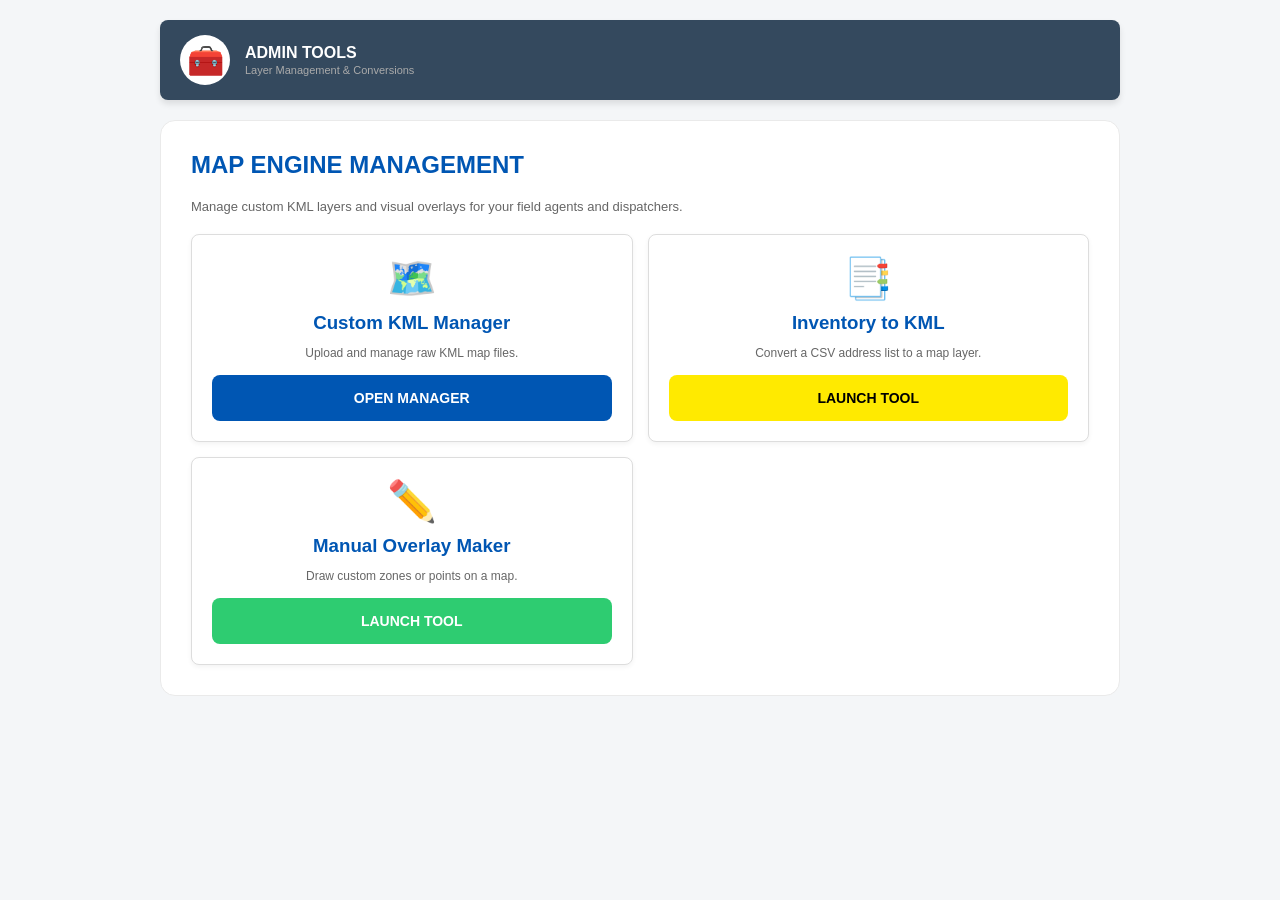
<file: tools.html>
<!DOCTYPE html>
<html lang="en">
<head>
    <meta charset="UTF-8">
    <meta name="viewport" content="width=device-width, initial-scale=1.0, maximum-scale=1.0, user-scalable=no">
    <title>VanGuard | Tools</title>
    <link rel="stylesheet" href="styles.css?v=1.1.21" />
    <style>
        body { background: #f4f6f8; overflow-y: auto; } 
        .admin-content { padding: 0; margin-top: 0; min-height: auto; width: 100%; align-items: flex-start; }
    </style>
</head>
<body data-role="tools">
    <div class="module-content" style="padding-top: 20px;">
        <div style="display: flex; justify-content: space-between; align-items: center; background: #34495e; color: white; padding: 15px 20px; border-radius: 8px; margin-bottom: 20px; box-shadow: 0 4px 6px rgba(0,0,0,0.1);">
            <div style="display: flex; align-items: center; gap: 15px;">
                <div style="font-size: 30px; background: white; border-radius: 50%; width: 50px; height: 50px; display: flex; align-items: center; justify-content: center; overflow:hidden;">🧰</div>
                <div>
                    <h3 style="margin: 0; font-size: 16px; font-weight:900; text-transform:uppercase;">Admin Tools</h3>
                    <div style="font-size: 11px; color: #aaa; margin-top:2px;">Layer Management & Conversions</div>
                </div>
            </div>
        </div>

        <div id="tools-main-menu">
            <div class="tenant-panel" style="margin-bottom:20px;">
                <h2 style="margin-top:0; color:var(--b); text-transform:uppercase;">Map Engine Management</h2>
                <p style="font-size:13px; color:#666;">Manage custom KML layers and visual overlays for your field agents and dispatchers.</p>
                
                <div style="display:grid; grid-template-columns:1fr 1fr; gap:15px; margin-top:20px;">
                    <div style="background:#fff; border:1px solid #ddd; padding:20px; border-radius:8px; text-align:center; box-shadow:0 2px 5px rgba(0,0,0,0.05);">
                        <div style="font-size:40px; margin-bottom:10px;">🗺️</div>
                        <h3 style="margin:0 0 10px 0; color:var(--b);">Custom KML Manager</h3>
                        <p style="font-size:12px; color:#666; margin-bottom:15px;">Upload and manage raw KML map files.</p>
                        <button class="std-btn blue" onclick="ToolsCtrl.switchView('kml-manager')">Open Manager</button>
                    </div>
                    
                    <div style="background:#fff; border:1px solid #ddd; padding:20px; border-radius:8px; text-align:center; box-shadow:0 2px 5px rgba(0,0,0,0.05);">
                        <div style="font-size:40px; margin-bottom:10px;">📑</div>
                        <h3 style="margin:0 0 10px 0; color:var(--b);">Inventory to KML</h3>
                        <p style="font-size:12px; color:#666; margin-bottom:15px;">Convert a CSV address list to a map layer.</p>
                        <button class="std-btn yellow" onclick="window.open('excel-converter.html', '_blank')">Launch Tool</button>
                    </div>
                    
                    <div style="background:#fff; border:1px solid #ddd; padding:20px; border-radius:8px; text-align:center; box-shadow:0 2px 5px rgba(0,0,0,0.05);">
                        <div style="font-size:40px; margin-bottom:10px;">✏️</div>
                        <h3 style="margin:0 0 10px 0; color:var(--b);">Manual Overlay Maker</h3>
                        <p style="font-size:12px; color:#666; margin-bottom:15px;">Draw custom zones or points on a map.</p>
                        <button class="std-btn green" onclick="window.open('overlay-maker.html', '_blank')">Launch Tool</button>
                    </div>
                </div>
            </div>
        </div>

        <div id="tools-kml-manager" style="display:none;">
            <div class="tenant-panel">
                <div style="display:flex; justify-content:space-between; border-bottom: 2px dashed #eee; padding-bottom: 15px; margin-bottom: 15px;">
                    <div style="display:flex; gap:10px; align-items:center;">
                        <button class="std-btn gray" style="width:auto; padding:8px 15px; font-size:12px; margin:0;" onclick="ToolsCtrl.switchView('main-menu')">⬅ Back</button>
                        <h3 style="margin:0; color: var(--b);">Custom Map Layers</h3>
                    </div>
                    <button class="std-btn blue" style="width:auto; padding:10px 20px;" onclick="ToolsCtrl.openUploadForm()">➕ Upload New Layer</button>
                </div>
                
                <div id="kml-upload-form" style="display:none; background:#e3f2fd; border:2px solid var(--b); border-radius:8px; padding:20px; margin-bottom:20px;">
                    <h4 style="margin-top:0; color:var(--b);">Upload KML File</h4>
                    <div class="form-grid" style="grid-template-columns: 1fr 1fr;">
                        <div>
                            <label class="section-label" style="margin-top:0;">1. Select File</label>
                            <input type="file" id="kml-file-input" accept=".kml" style="display:none;" onchange="ToolsCtrl.handleFileSelect(this)">
                            <button class="std-btn gray" onclick="document.getElementById('kml-file-input').click()">Browse...</button>
                            <div id="kml-file-name" style="font-size:11px; margin-top:5px; color:#555;">No file selected</div>
                        </div>
                        <div>
                            <label class="section-label" style="margin-top:0;">2. Display Label</label>
                            <input type="text" id="new-kml-label" class="std-input" placeholder="e.g. Substation Network">
                        </div>
                        <div>
                            <label class="section-label" style="margin-top:0;">3. Base Color</label>
                            <input type="color" id="new-kml-color" class="std-input" value="#9b59b6" style="padding:2px; height:40px;">
                        </div>
                        <div>
                            <label class="section-label" style="margin-top:0;">4. Display Icon</label>
                            <select id="new-kml-icon" class="std-input">
                                <option value="📍">📍 Default Pin</option>
                                <option value="⚡">⚡ Power/Electric</option>
                                <option value="🛣️">🛣️ Road/Transit</option>
                                <option value="🌉">🌉 Bridge</option>
                                <option value="🏢">🏢 Building</option>
                                <option value="🌳">🌳 Park</option>
                                <option value="🛑">🛑 Alert</option>
                            </select>
                        </div>
                    </div>
                    <div style="display:flex; justify-content:flex-end; gap:10px; margin-top:15px; border-top:1px dashed #ccc; padding-top:15px;">
                        <button class="std-btn red" style="width:auto; padding:8px 15px;" onclick="ToolsCtrl.closeUploadForm()">Cancel</button>
                        <button class="std-btn green" style="width:auto; padding:8px 25px;" onclick="ToolsCtrl.processUpload()">Save Layer</button>
                    </div>
                </div>

                <div id="kml-list-render"></div>
            </div>
        </div>

    </div>
    <script src="app.js?v=1.1.21"></script>
</body>
</html>
</file>
<file: styles.css>
:root { --y: #ffea00; --b: #0056b3; --text-dark: #333333; --bg-white: #ffffff; --bg-light: #f4f6f8; --nav-dark: #1a1a1a; }
body, html { margin:0; padding:0; height:100%; font-family: 'Segoe UI', Tahoma, Geneva, Verdana, sans-serif; background: var(--bg-white); color: var(--text-dark); touch-action: manipulation; -webkit-tap-highlight-color: transparent; }
.admin-bg { background: var(--bg-light); }
.std-input { width:100%; padding:14px; border-radius:8px; border:2px solid #ddd; font-size:14px; background:var(--bg-white); color: var(--text-dark); font-family:inherit; box-sizing:border-box; margin-bottom: 10px;}
.std-input:focus { border-color: var(--b); outline: none; }
.std-btn { width: 100%; padding: 15px; border-radius: 8px; font-weight: 900; cursor: pointer; text-transform: uppercase; font-size: 14px; border: none; box-sizing: border-box; text-align: center; transition: background 0.2s, filter 0.2s; }
.std-btn:disabled { opacity: 0.5; cursor: not-allowed; }
.blue { background: var(--b); color: white;} 
.green { background: #2ecc71; color: white;} 
.gray { background: #e0e0e0; color: #333;} 
.red { background: #e74c3c; color: white; }
.yellow { background: var(--y); color: #000; }
.section-label { display:block; font-size:12px; font-weight:900; color:#555; margin-top:20px; margin-bottom:8px; text-transform:uppercase; border-bottom: 2px solid #ddd; padding-bottom: 4px; text-align: left;}
.form-grid { display: grid; grid-template-columns: 1fr 1fr; gap: 10px; margin-bottom: 10px; }
.textarea { height:80px; resize:none; margin-bottom: 10px; }
.login-wrapper { display: flex; flex-direction: column; align-items: center; justify-content: center; height: 100vh;}
.login-frame { width: 140px; height: 140px; background: var(--bg-light); border: 4px solid #ddd; border-radius: 15px; display: flex; align-items: center; justify-content: center; font-size: 60px; margin-bottom: 30px; }
.login-form { width: 100%; max-width: 320px; display: flex; flex-direction: column; margin-bottom: 40px; }
.login-brand { text-align: center; }
.login-brand h1 { font-size: 40px; font-weight: 900; margin: 0; text-transform: uppercase; letter-spacing: -1px;}
.admin-topbar { position: fixed; top: 0; left: 0; width: 100%; height: 80px; background: var(--nav-dark); display: flex; justify-content: space-between; align-items: center; padding: 0 30px; box-sizing: border-box; z-index: 9999; border-bottom: 4px solid var(--y); }
.admin-nav-group { display: flex; gap: 40px; height: 100%; align-items: center; }
.admin-nav-item { display: flex; flex-direction: column; align-items: center; justify-content: center; color: #aaa; cursor: pointer; height: 100%; padding: 0 10px; }
.admin-nav-item:hover, .admin-nav-item.active-nav { color: var(--bg-white); }
.admin-nav-item .icon { font-size: 26px; margin-bottom: 4px; }
.admin-nav-item .label { font-size: 11px; font-weight: bold; text-transform: uppercase; }
.logout-item { color: #e74c3c; }
.admin-content { display: block; margin-top: 80px; height: calc(100vh - 80px); box-sizing: border-box; width: 100%; overflow-y: auto; overflow-x: hidden; }
.admin-welcome-box { background: var(--bg-white); width: 90%; max-width: 600px; padding: 50px; border-radius: 15px; text-align: center; border: 1px solid #eaeaea; margin: 40px auto !important; }
.tenant-panel { background: var(--bg-white); padding: 30px; border-radius: 15px; border: 1px solid #eaeaea; text-align: left; width: 100%; box-sizing: border-box; }
.module-content { padding: 40px 20px; width: 100%; max-width: 1000px; margin: 0 auto; box-sizing: border-box; }
.version-stamp { position: fixed; bottom: 5px; right: 10px; font-size: 11px; color: #aaa; z-index: 9999; pointer-events: none; font-weight: bold; font-family: monospace; }
.toggle-switch { position: relative; display: inline-block; width: 44px; height: 24px; vertical-align: middle; }
.toggle-switch input { opacity: 0; width: 0; height: 0; }
.slider { position: absolute; cursor: pointer; top: 0; left: 0; right: 0; bottom: 0; background-color: #ccc; transition: .3s; border-radius: 24px; }
.slider:before { position: absolute; content: ""; height: 16px; width: 16px; left: 4px; bottom: 4px; background-color: white; transition: .3s; border-radius: 50%; }
input:checked + .slider { background-color: #2ecc71; }
input:checked + .slider:before { transform: translateX(20px); }
.full-map { width: 100vw; height: 100vh; position: absolute; top: 0; left: 0; z-index: 1; background: #e5e5e5; }
.menu-trigger { position:fixed; top:15px; left:15px; z-index:4000; background:var(--y); padding:12px; border-radius:10px; border:2px solid #000; cursor:pointer; }
.menu-trigger span { display:block; width:22px; height:3px; background:#000; margin:4px 0; }
.jobbank-trigger { position:fixed; top:15px; right:15px; z-index:4000; background:var(--b); padding:12px; border-radius:10px; border:2px solid #000; cursor:pointer; color: white; font-weight: 900; font-size: 16px; display: flex; align-items: center; justify-content: center;}
.sidebar { position:fixed; top:0; left:-320px; width:300px; height:100%; background-color: rgba(255, 255, 255, 0.95); backdrop-filter: blur(10px); z-index:5000; transition: left 0.3s ease; padding:20px; box-sizing:border-box; box-shadow: 2px 0 15px rgba(0,0,0,0.2); overflow-y: auto; padding-bottom: 40px; }
.sidebar.open { left:0; }
.sidebar-right { position:fixed; top:0; right:-320px; width:300px; height:100%; background-color: rgba(255, 255, 255, 0.95); backdrop-filter: blur(10px); z-index:5000; transition: right 0.3s ease; padding:20px; box-sizing:border-box; box-shadow: -2px 0 15px rgba(0,0,0,0.2); overflow-y: auto; padding-bottom: 40px; }
.sidebar-right.open { right:0; }
.sidebar-header { font-size:28px; font-weight:900; color: var(--b); }
.sidebar-clock { font-size:14px; font-family:monospace; color:var(--b); font-weight:bold; margin-bottom:20px; padding-bottom:10px; border-bottom:2px solid #ddd; }
.nav-item { padding:15px 0; border-bottom:1px solid rgba(0,0,0,0.1); font-weight:bold; cursor:pointer; font-size:16px; display: flex; align-items: center; gap: 10px; }
.layer-item { display:flex; align-items:center; margin-bottom:10px; }
.full-overlay { position:fixed; top:0; left:0; width:100%; height:100%; background:var(--bg-light); z-index:6000; display:none; flex-direction:column; overflow-y:auto; }
.form-header { background:var(--text-dark); color:var(--bg-white); padding:15px 20px; display:flex; justify-content:space-between; font-weight:bold; align-items:center; position:sticky; top:0; z-index:10; }
.form-content { padding:20px; flex:1; }
.popup-box { position:fixed; top:50%; left:50%; transform:translate(-50%, -50%); width:95%; max-width:400px; background:var(--bg-white); border-radius:15px; z-index:4500; display:none; box-shadow:0 10px 40px rgba(0,0,0,0.2); overflow: hidden; border: 1px solid #ddd; }
.info-header { padding:15px 20px; background:var(--text-dark); color:var(--bg-white); display:flex; justify-content:space-between; font-weight:bold; }
.info-body { display: flex; padding: 20px; gap: 15px; border-bottom: 1px solid #eee; }
.action-grid { display:grid; grid-template-columns: 1fr 1fr 1fr; gap:10px; padding:15px; background: var(--bg-light); }
.photo-grid { display:grid; grid-template-columns:1fr 1fr; gap:10px; margin:15px 0; }
.photo-grid-3 { display:grid; grid-template-columns:1fr 1fr 1fr; gap:10px; margin:15px 0; }
.photo-box { border:2px dashed #ccc; padding:20px 10px; text-align:center; border-radius:10px; font-weight:bold; background:var(--bg-white); cursor:pointer; font-size:16px; transition: background 0.2s; }
.photo-box:hover { background: #f9f9f9; }
.photo-box.done { border:solid 2px #2ecc71; color: #27ae60; background-size: cover; background-position: center; }
.footer-btns { display:grid; grid-template-columns:1fr 1fr 1fr; gap:10px; padding:20px 0; margin-top: 10px; border-top: 1px solid #ddd; }
.map-control-btn { position:fixed; z-index:4000; background:var(--bg-white); border:2px solid #ccc; cursor:pointer; box-shadow:0 4px 10px rgba(0,0,0,0.15); display:flex; align-items:center; justify-content:center; width:60px; height:60px; border-radius:50%; font-size:28px; font-weight:bold; color: var(--text-dark);}
.fs-btn { bottom:90px; right:20px; }
.gps-btn { bottom:20px; right:20px; }
#live-timer-widget { position:fixed; top:15px; left:50%; transform:translateX(-50%); background:#ff4757; color:white; padding:12px 15px; border-radius:8px; font-weight:900; font-family:monospace; font-size:18px; z-index:9000; display:none; }
.badge { padding: 4px 8px; border-radius: 4px; font-size: 11px; font-weight: 900; color: white; text-transform: uppercase;}
</file>
